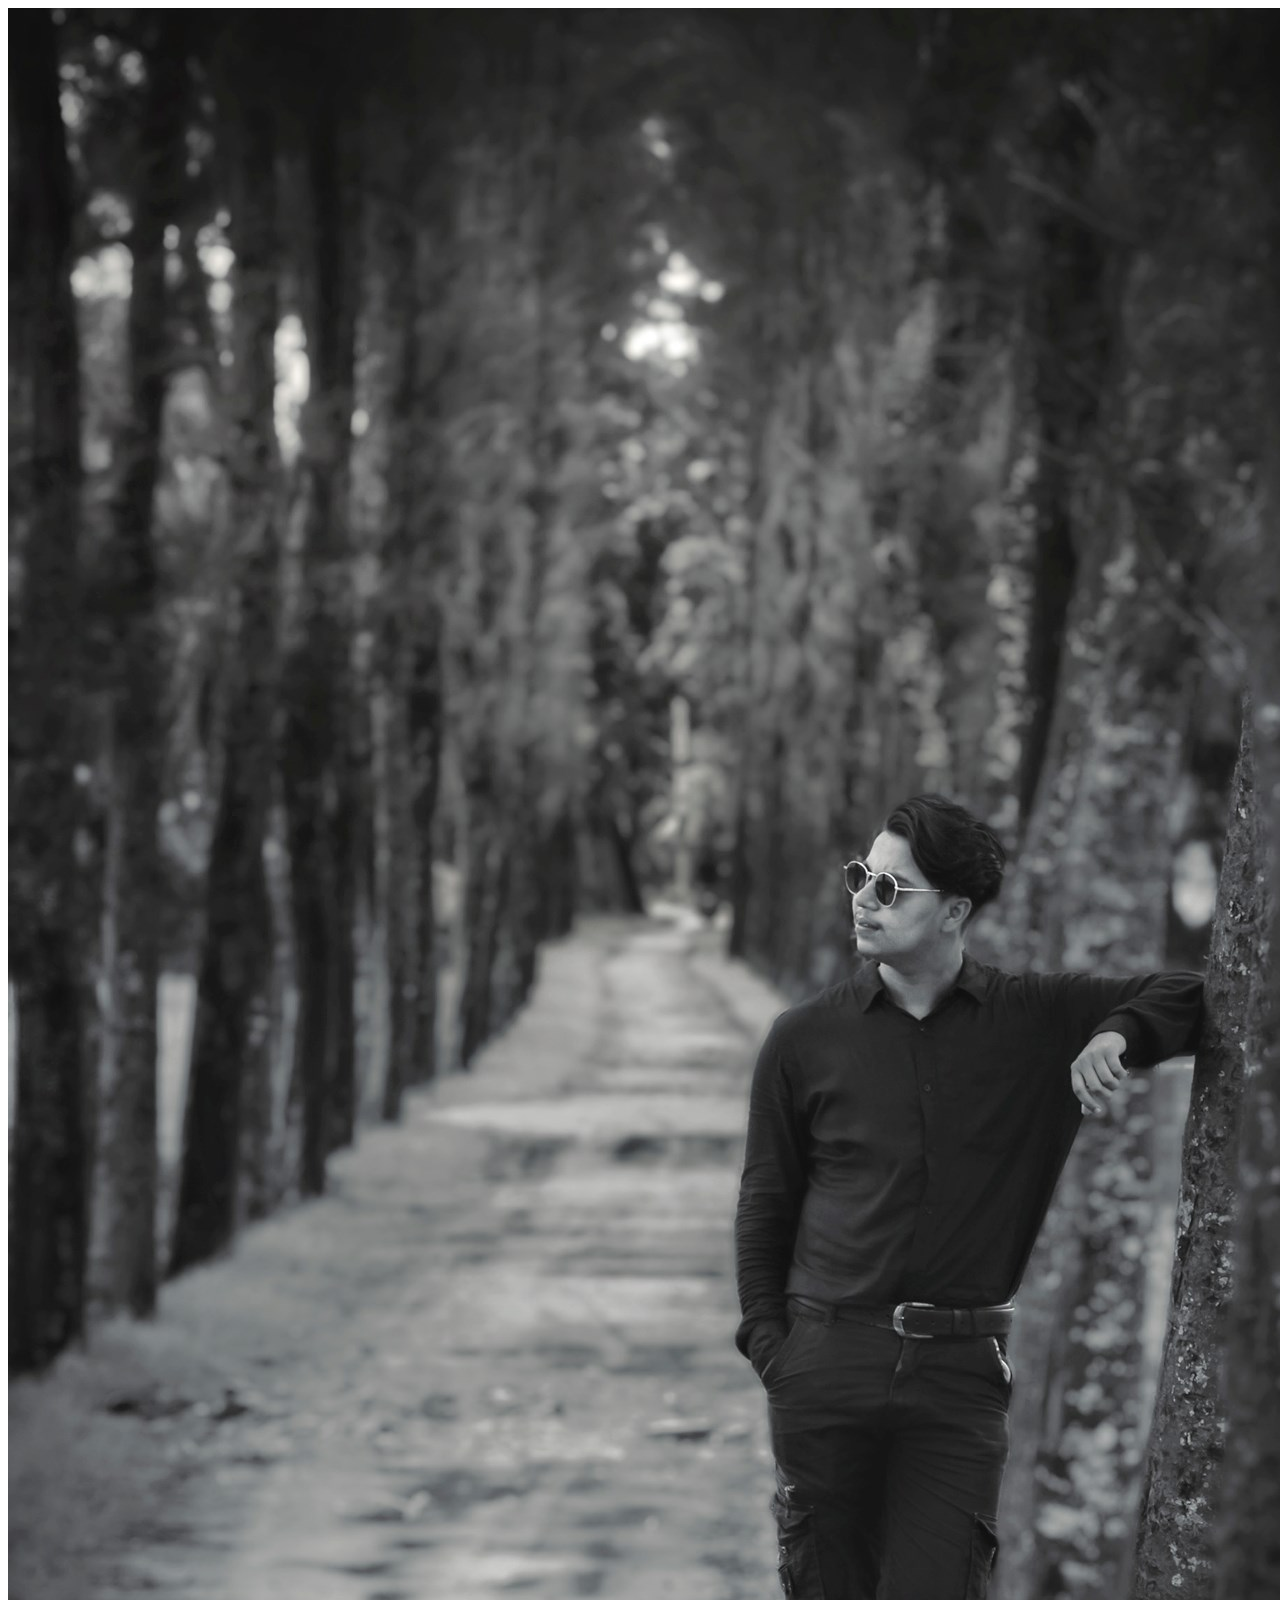
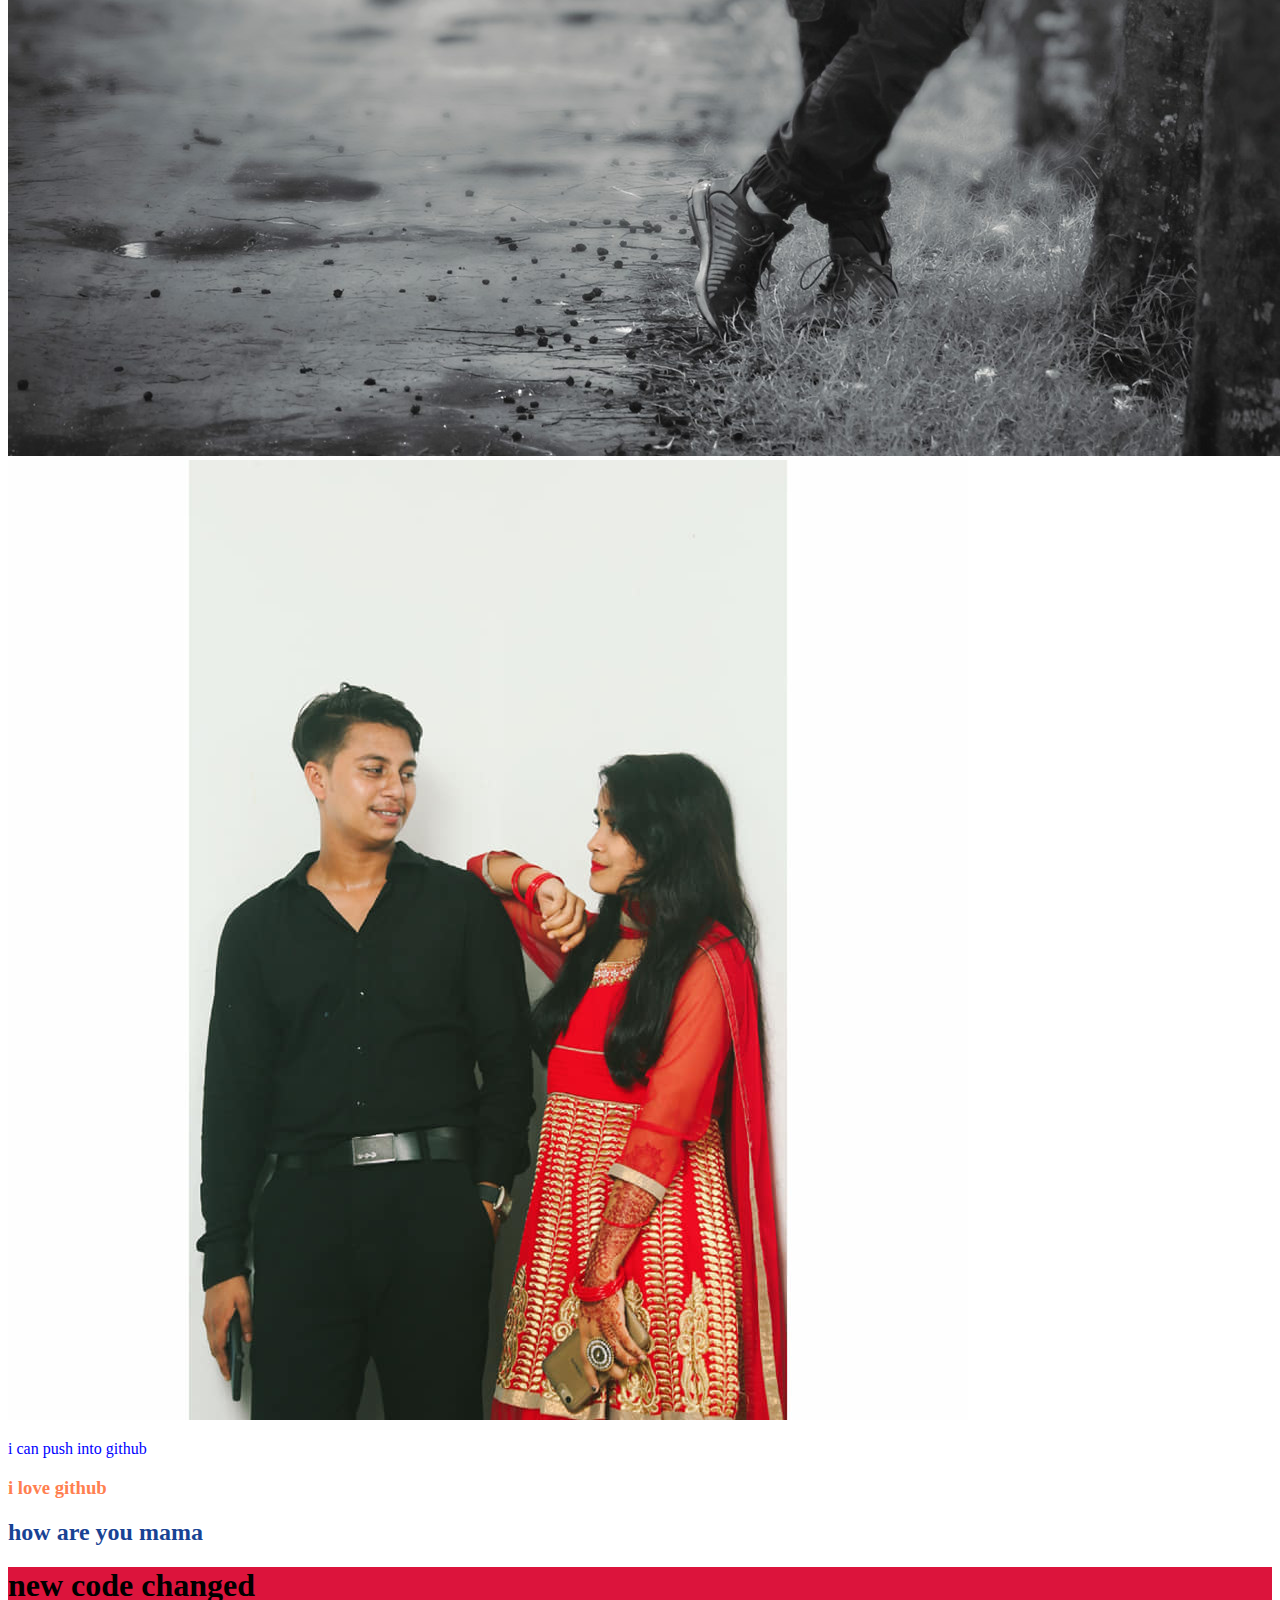
<file: index.html>
<!DOCTYPE html>
<html lang="en">
<head>
    <meta charset="UTF-8">
    <meta http-equiv="X-UA-Compatible" content="IE=edge">
    <meta name="viewport" content="width=device-width, initial-scale=1.0">
    <title>My First Github repo</title>
    <link rel="stylesheet" href="style2.css">
</head>
<body>
    <img src="dip23.jpg" alt="Hey it's me eldo">
    <img src="Eldorado.jpg" alt="">
    <p>i can push into github</p>
    <h3>i love github</h3>
    <h2> how are you mama</h2>
    <h1>new code changed</h1>
</body>
</html>
</file>
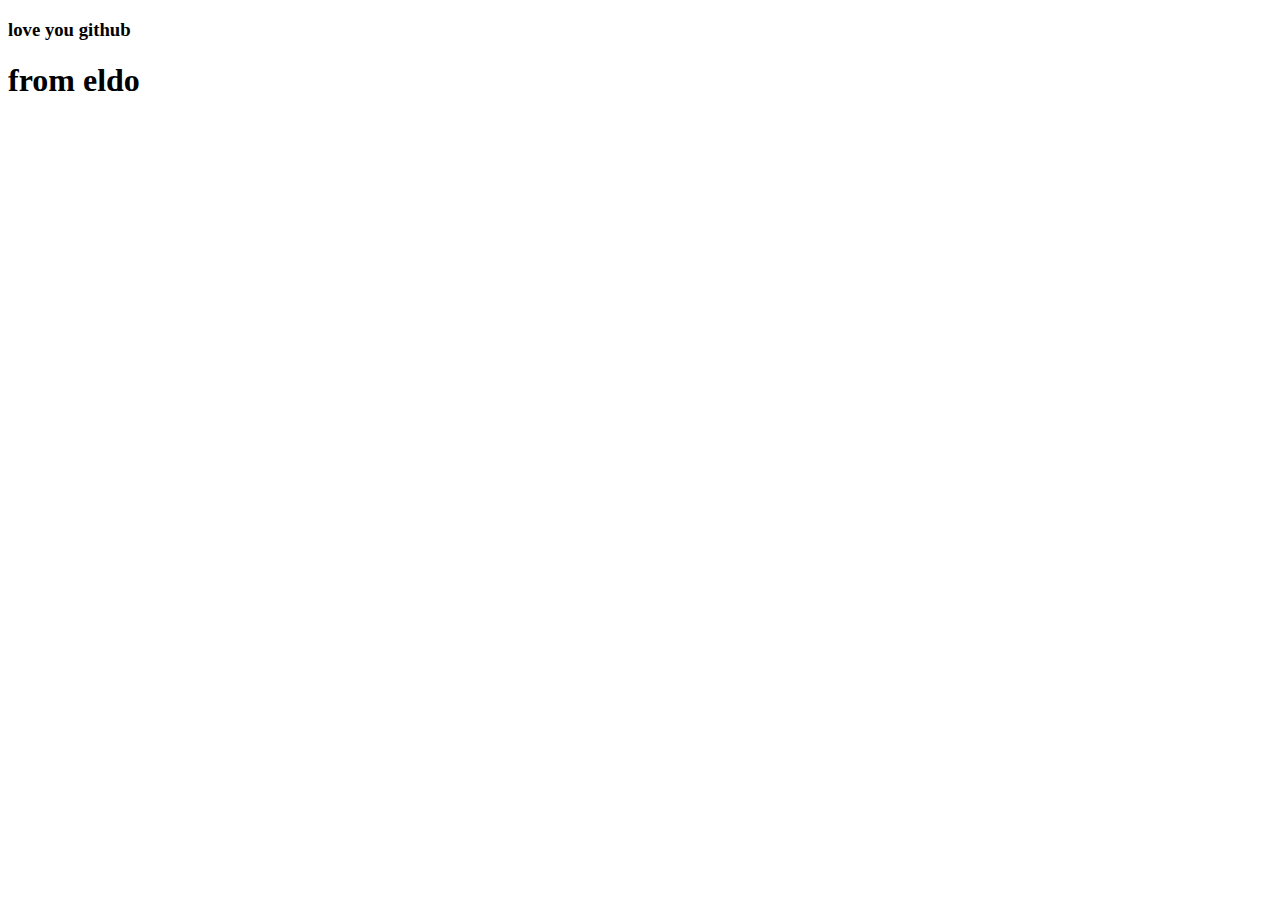
<file: start.html>
<!DOCTYPE html>
<html lang="en">
<head>
    <meta charset="UTF-8">
    <meta http-equiv="X-UA-Compatible" content="IE=edge">
    <meta name="viewport" content="width=device-width, initial-scale=1.0">
    <title>Start github</title>
</head>
<body>
    <h3>love you github</h3>
    <h1>from eldo</h1>
</body>
</html>
</file>
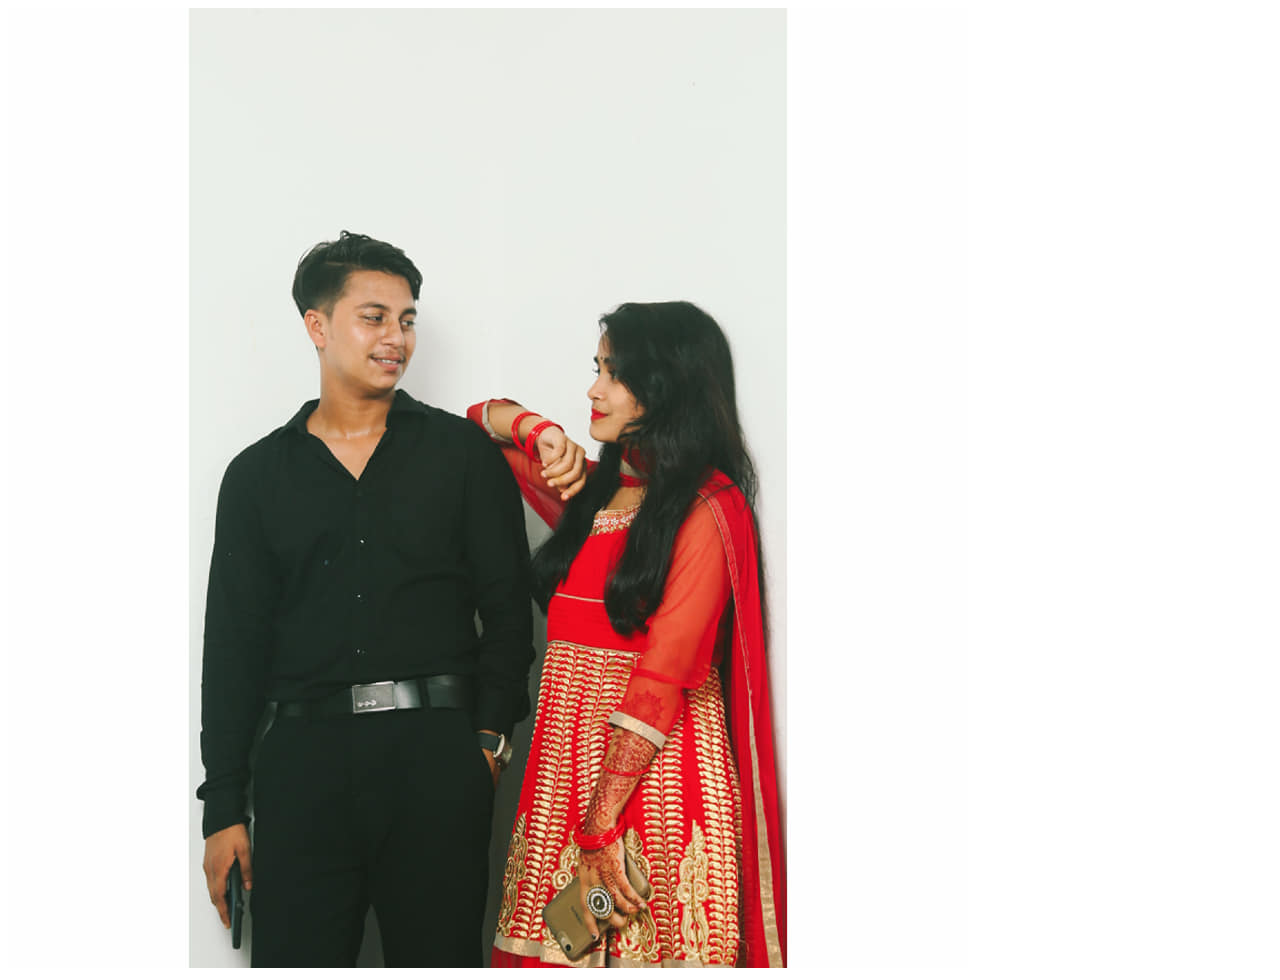
<file: new github file/github.html>
<!DOCTYPE html>
<html lang="en">
<head>
    <meta charset="UTF-8">
    <meta http-equiv="X-UA-Compatible" content="IE=edge">
    <meta name="viewport" content="width=device-width, initial-scale=1.0">
    <title>shahriar</title>
</head>
<body>
    <img src="Eldorado.jpg" alt="">
</body>
</html>
</file>
<file: style2.css>
p{
    color: blue;
}
h3{
    color: coral;
}
h1{
    background-color: crimson;
}
h2{
    color: rgb(24, 67, 148);
}
</file>
